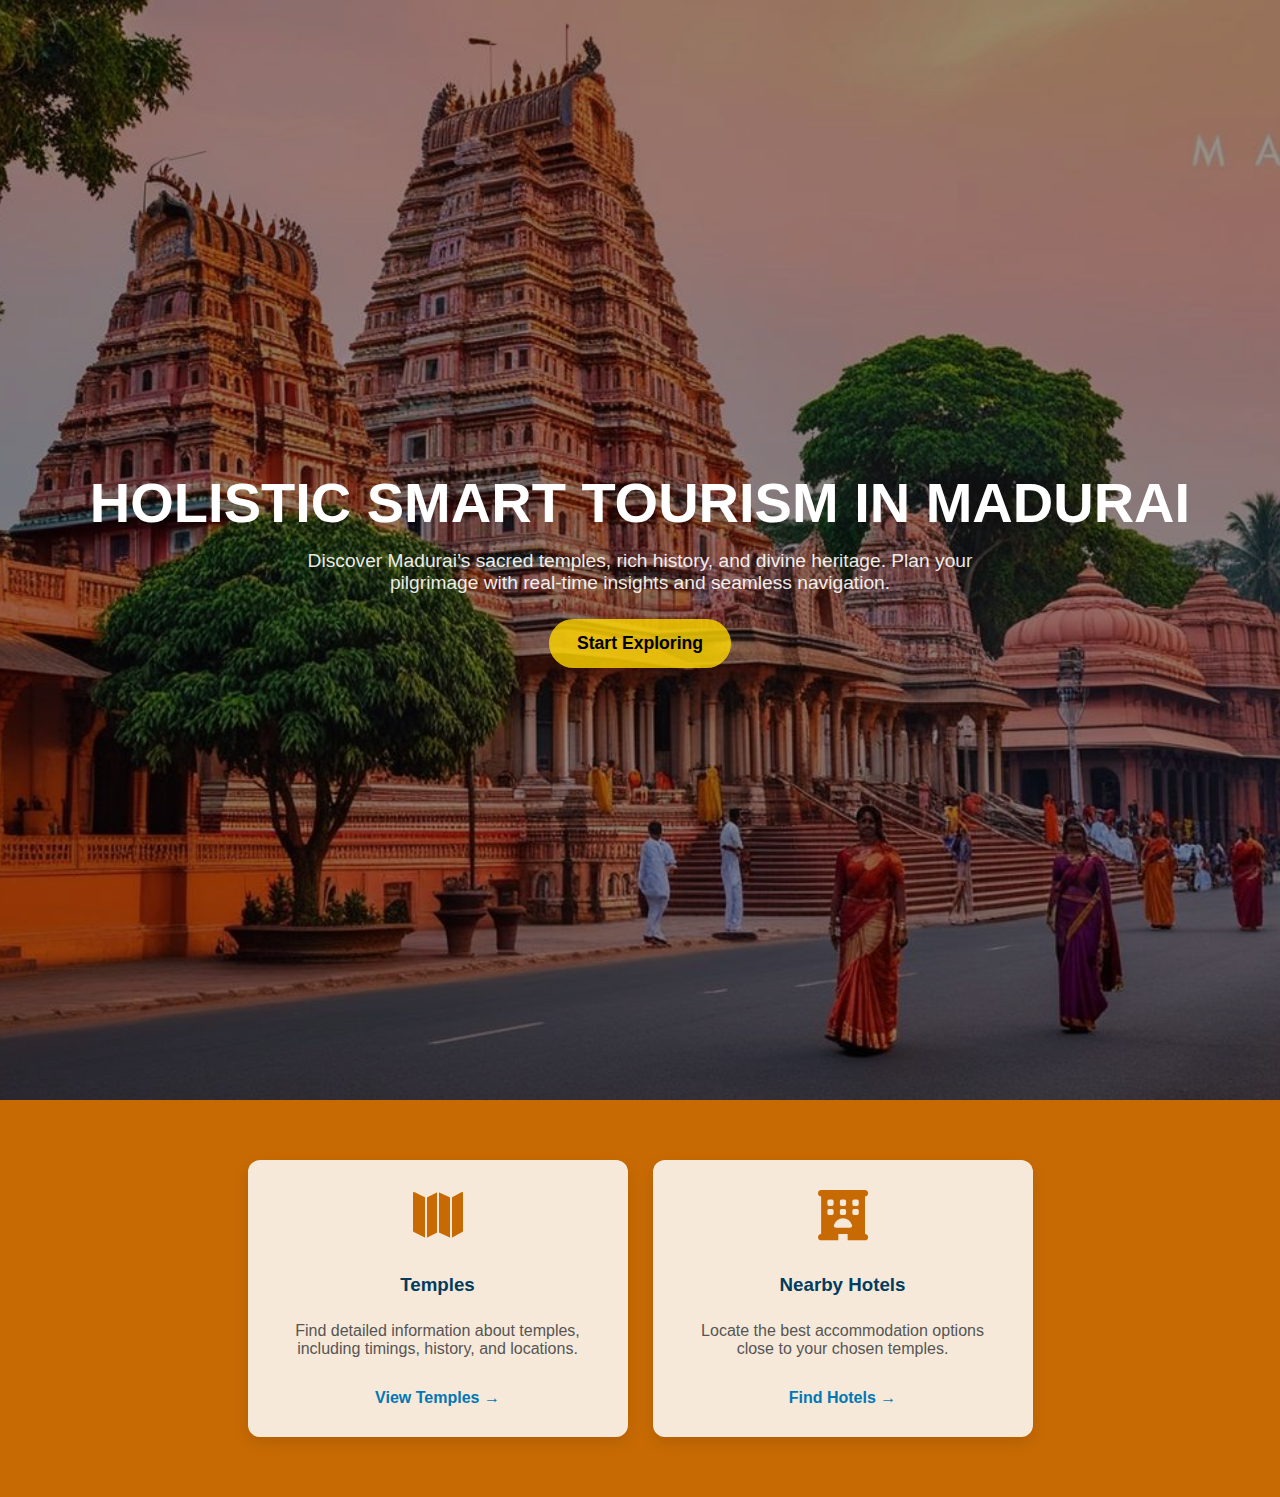
<file: index.html>
<!DOCTYPE html>
<html lang="en">
<head>
  <meta charset="UTF-8">
  <meta name="viewport" content="width=device-width, initial-scale=1.0">
  <title>Holistic Smart Tourism</title>
  <link rel="stylesheet" href="styles.css">
  <link rel="stylesheet" href="https://cdnjs.cloudflare.com/ajax/libs/font-awesome/6.0.0/css/all.min.css">
</head>
<body>

  <section class="hero">
    <h1>HOLISTIC SMART TOURISM IN MADURAI</h1>
    <p>Discover Madurai’s sacred temples, rich history, and divine heritage. Plan your pilgrimage with real-time insights and seamless navigation.</p>
    <button onclick="scrollToCards()">Start Exploring</button>
  </section>

  <section id="cards" class="cards">
    <div class="card">
      <img src="assets/map-logo.png" width="50" height="50" alt="Temples">
      <h3>Temples</h3>
      <p>Find detailed information about temples, including timings, history, and locations.</p>
      <a href="temple.html">View Temples →</a>
    </div>

    <div class="card">
      <i class="fa-solid fa-hotel"></i>
      <h3>Nearby Hotels</h3>
      <p>Locate the best accommodation options close to your chosen temples.</p>
      <a href="#">Find Hotels →</a>
    </div>
  </section>

  <script src="script.js"></script>
</body>
</html>
</file>
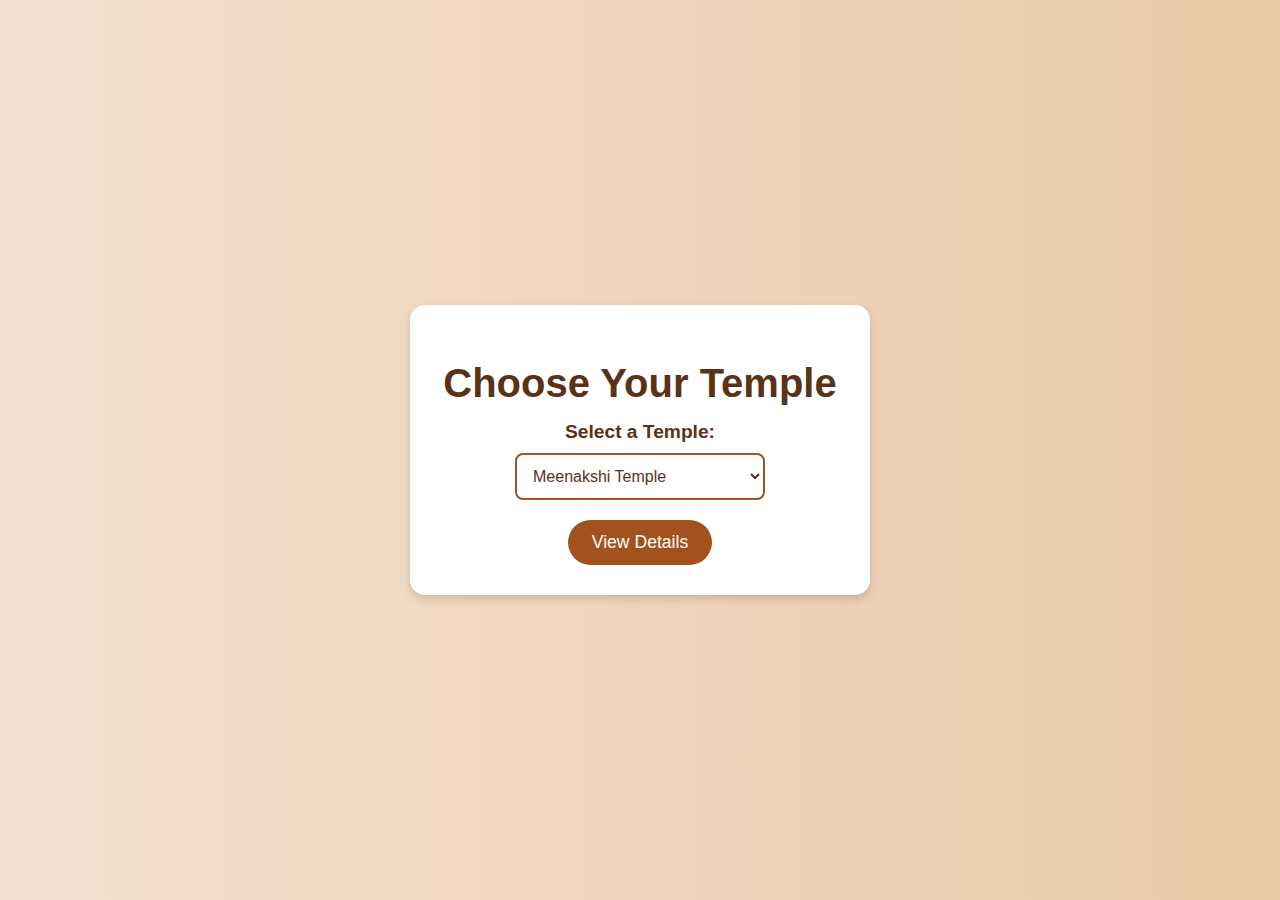
<file: temple.html>
<!DOCTYPE html>
<html lang="en">
<head>
    <meta charset="UTF-8">
    <meta name="viewport" content="width=device-width, initial-scale=1.0">
    <title>Temple Selection</title>
    <link rel="stylesheet" href="styles/temple.css">
</head>
<body>

    <div class="container">
        <h1>Choose Your Temple</h1>
        <label for="temple">Select a Temple:</label>
        <select id="temple">
            <option value="meenakshi">Meenakshi Temple</option>
            <option value="thiruparankundram">Thiruparankundram Murugan Temple</option>
        </select>
        <br>
        <button onclick="redirectToDetails()">View Details</button>
    </div>

    <script src="scripts/temple.js"></script>
</body>
</html>
</file>
<file: styles.css>
/* Global Styles */
body {
    margin: 0;
    font-family: 'Poppins', sans-serif;
    background-color: #c76a04;
    color: #333;
  }
  
  /* Hero Section */
  .hero {
    position: relative;
    background: url('assets/madurai-3.jpg') no-repeat center center/cover;
    color: white;
    padding: 100px 20px;
    text-align: center;
    height: 100vh;
    display: flex;
    flex-direction: column;
    align-items: center;
    justify-content: center;
  }
  
  .hero::before {
    content: "";
    position: absolute;
    top: 0; left: 0; width: 100%; height: 100%;
    background: rgba(0, 0, 0, 0.4);
    z-index: 1;
  }
  
  .hero h1, .hero p, .hero button {
    position: relative;
    z-index: 2;
  }
  
  .hero h1 {
    font-size: 3.5em;
    margin-bottom: 15px;
  }
  
  .hero p {
    font-size: 1.2em;
    max-width: 750px;
    margin: 0 auto 25px;
    opacity: 0.9;
  }
  
  .hero button {
    background-color: rgba(255, 215, 0, 0.8);
    color: black;
    border: none;
    padding: 14px 28px;
    font-size: 1.1em;
    border-radius: 30px;
    cursor: pointer;
    font-weight: bold;
    transition: all 0.3s;
  }
  
  .hero button:hover {
    background-color: rgba(255, 223, 50, 1);
  }
  
  /* Cards Section */
  .cards {
    display: flex;
    justify-content: center;
    gap: 25px;
    flex-wrap: wrap;
    padding: 60px 20px;
    background: #c76a04;
  }
  
  .card {
    background-color: rgba(255, 255, 255, 0.85);
    border-radius: 12px;
    box-shadow: 0 6px 15px rgba(0, 0, 0, 0.1);
    padding: 30px;
    max-width: 320px;
    flex: 1 1 280px;
    text-align: center;
    display: flex;
    flex-direction: column;
    align-items: center;
    justify-content: center;
    height: 100%;
    transition: transform 0.3s, box-shadow 0.3s;
  }
  
  .card:hover {
    transform: translateY(-8px);
    box-shadow: 0 8px 20px rgba(0, 0, 0, 0.15);
  }
  
  .card img, .card i {
    font-size: 50px;
    color: #c76a04;
    margin-bottom: 15px;
  }
  
  .card h3 {
    color: #003c5f;
    margin-bottom: 10px;
  }
  
  .card p {
    font-size: 1em;
    color: #555;
    max-width: 90%;
  }
  
  .card a {
    color: #0077b6;
    text-decoration: none;
    font-weight: bold;
    margin-top: 15px;
  }
  
  .card a:hover {
    text-decoration: underline;
  }
</file>
<file: styles/temple.css>
body {
    font-family: 'Segoe UI', Tahoma, Geneva, Verdana, sans-serif;
    text-align: center;
    background: linear-gradient(90deg, #f4e1d2, #eac9a5);
    color: #5a3217;
    margin: 0;
    height: 100vh;
    display: flex;
    flex-direction: column;
    justify-content: center;
    align-items: center;
}

h1 {
    font-size: 2.5em;
    margin-bottom: 15px;
}

label {
    font-size: 1.2em;
    font-weight: bold;
}

select {
    width: 250px;
    padding: 12px;
    font-size: 1em;
    border: 2px solid #a4521d;
    border-radius: 8px;
    background-color: white;
    color: #5a3217;
    cursor: pointer;
    margin-top: 10px;
}

button {
    background-color: #a4521d;
    color: white;
    border: none;
    padding: 12px 24px;
    font-size: 1.1em;
    border-radius: 30px;
    cursor: pointer;
    margin-top: 20px;
    transition: background-color 0.3s ease;
}

button:hover {
    background-color: #8b3e1c;
}

.container {
    background: white;
    padding: 30px;
    border-radius: 15px;
    box-shadow: 0 4px 10px rgba(0, 0, 0, 0.15);
    text-align: center;
    max-width: 400px;
}
</file>
